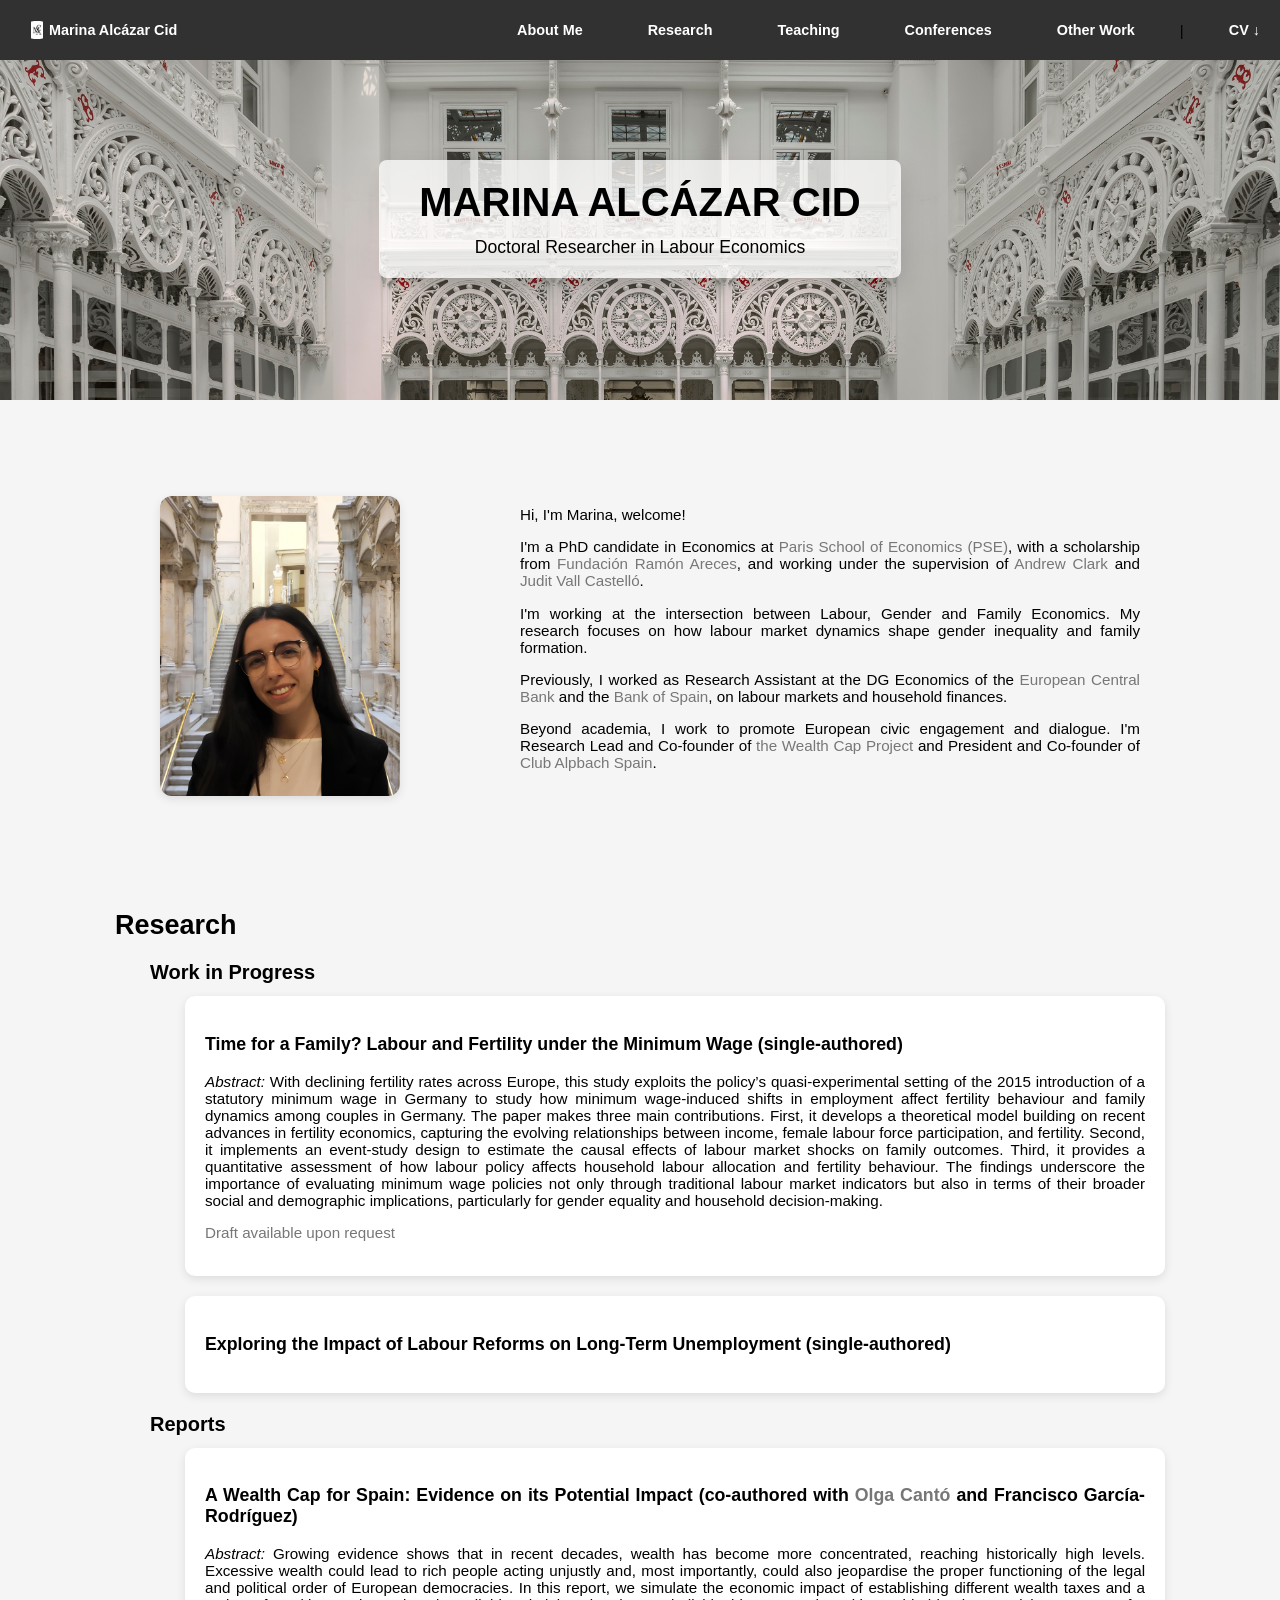
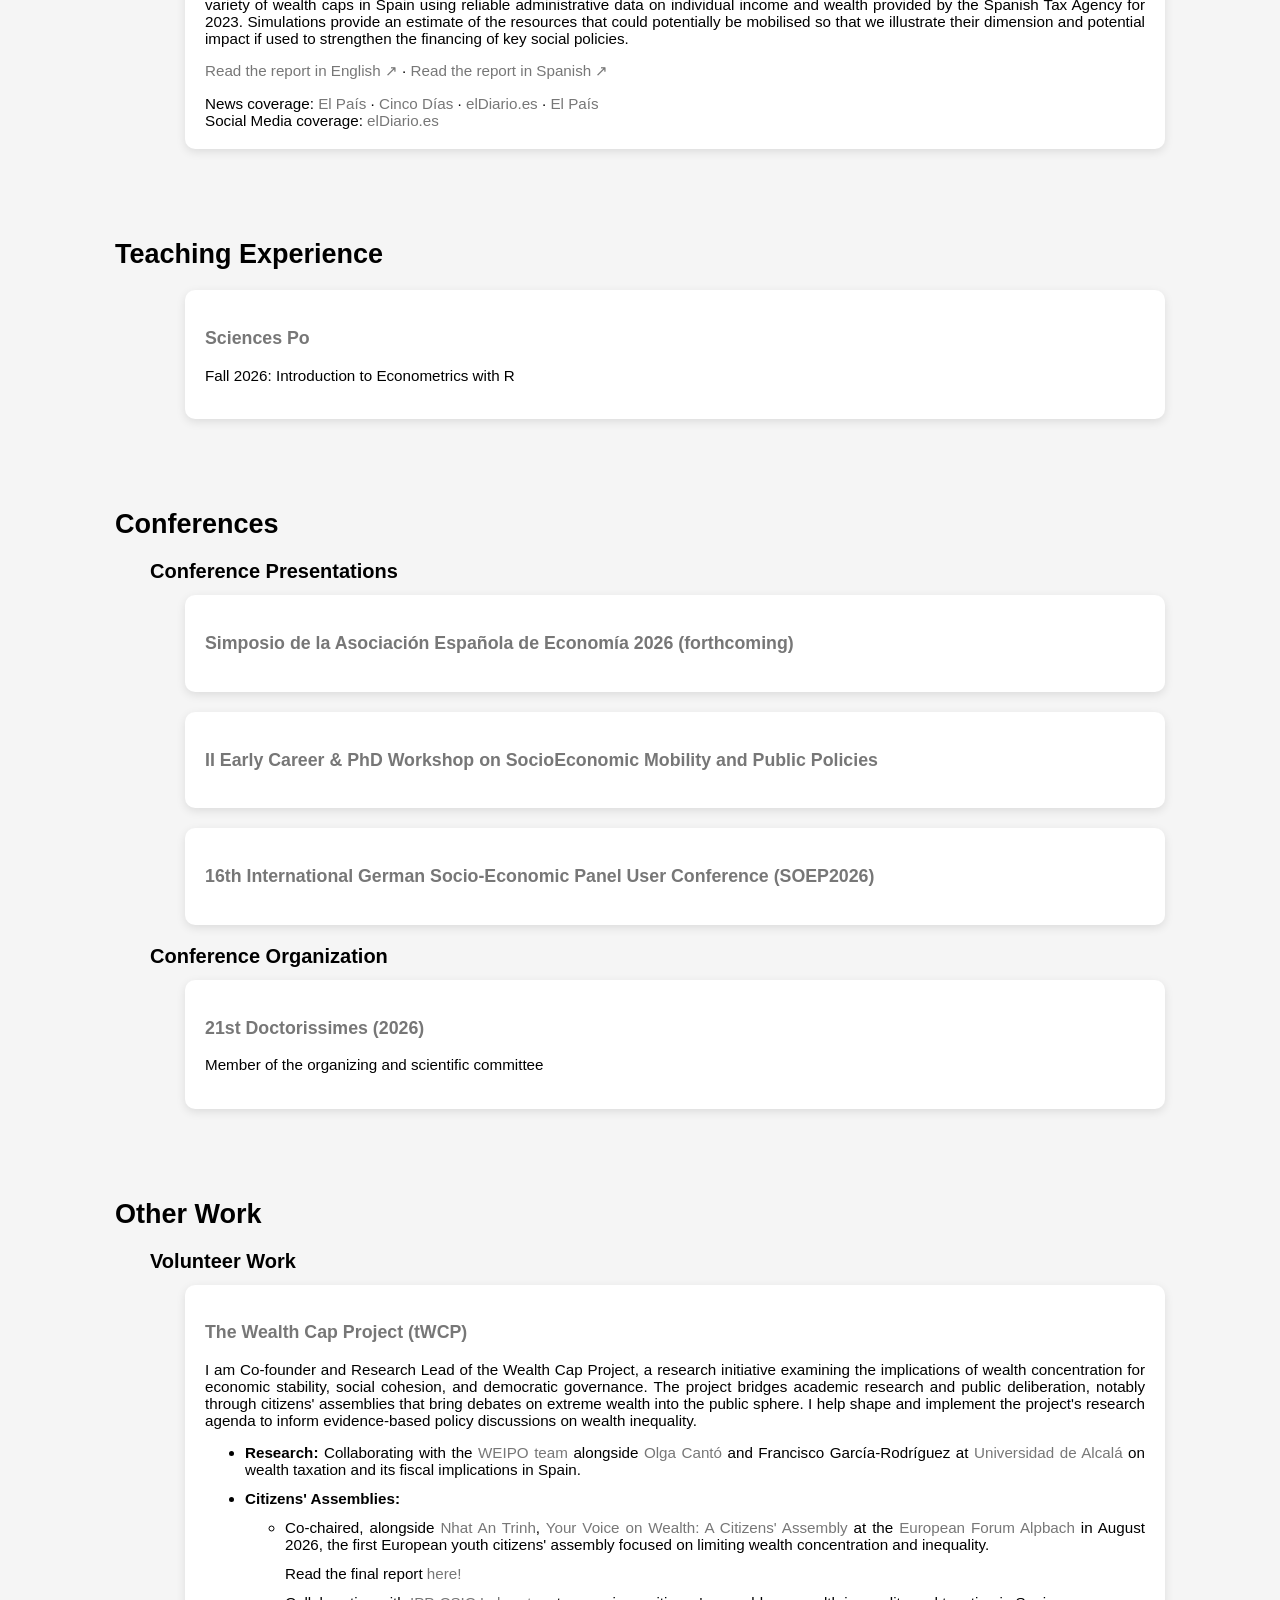
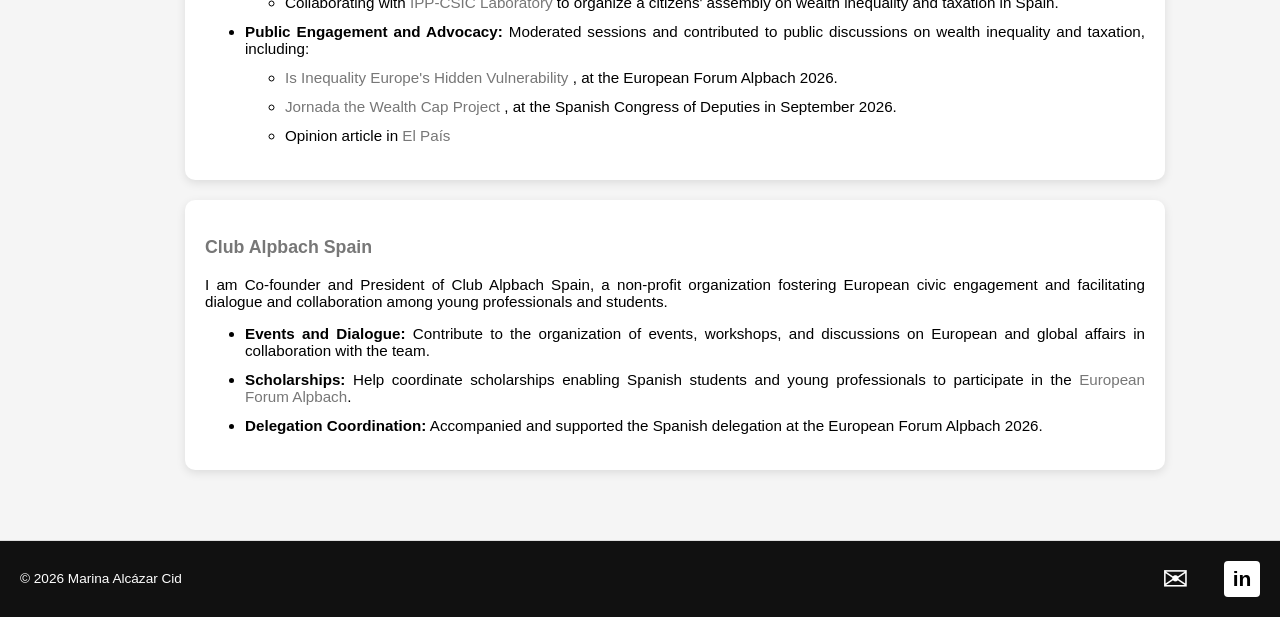
<file: index.html>
<!DOCTYPE html>
<html lang="en">
<head>
    <meta charset="UTF-8">
    <meta name="viewport" content="width=device-width, initial-scale=1.0">

    <link rel="icon" type="image/png" href="images/logo.png">

    <title>Marina Alcázar Cid</title>

    <meta name="description" content="I'm a PhD candidate in Economics at Paris School of Economics. I'm working at the intersection between Labour, Gender and Family Economics. My research focuses on how labour market dynamics shape gender inequality and family formation.">

    <link rel="stylesheet" href="style.css">

    <link rel="stylesheet" href="https://cdnjs.cloudflare.com/ajax/libs/font-awesome/6.5.0/css/all.min.css">
</head>

<body>

<!-- NAVIGATION -->

<nav class="navigation">
    <a class="site-logo">
            <img src="images/logo.png" alt="Logo">
            Marina Alcázar Cid
    </a>

    <a class="site-name"></a>

    <a href="#about" class="nav-link active">About Me</a>
    <a href="#research" class="nav-link">Research</a>
    <a href="#teaching" class="nav-link">Teaching</a>
    <a href="#conferences" class="nav-link">Conferences</a>
    <a href="#other-work" class="nav-link">Other Work</a>

    <span class="nav-separator">|</span>

    <a href="CV_2026_AlcazarCid.pdf" class="cv-link" download>CV ↓</a>
</nav>


<!-- MAIN HEADER -->

<header>
    <div class="header-box">
        <h1>MARINA ALCÁZAR CID</h1>
        <p>Doctoral Researcher in Labour Economics</p>
    </div>
</header>


<!-- ABOUT -->

<section id="about" class="about-container">

    <aside class="sidebar">

        <img src="images/foto corp.jpg"
             alt="Marina Alcázar"
             class="profile-pic">

    </aside>

    <main class="about-content">

        <p>Hi, I'm Marina, welcome!</p>

        <p>
            I'm a PhD candidate in Economics at
            <a href="https://www.parisschoolofeconomics.eu/en/persons/marina-alcazar-cid/"
               target="_blank" rel="noopener noreferrer">Paris School of Economics (PSE)</a>,
            with a scholarship from
            <a href="https://www.fundacionareces.es/fundacionareces/es/"
               target="_blank" rel="noopener noreferrer">Fundación Ramón Areces</a>,
            and working under the supervision of
            <a href="https://www.parisschoolofeconomics.com/clark-andrew/"
               target="_blank" rel="noopener noreferrer">Andrew Clark</a> and
            <a href="https://www.juditvall.com/"
               target="_blank" rel="noopener noreferrer">Judit Vall Castelló</a>.
        </p>

        <p>
            I'm working at the intersection between Labour, Gender and Family Economics.
            My research focuses on how labour market dynamics shape gender inequality
            and family formation.
        </p>

        <p>
            Previously, I worked as Research Assistant at the DG Economics of the
            <a href="https://www.ecb.europa.eu/home/html/index.en.html"
               target="_blank" rel="noopener noreferrer">European Central Bank</a>
            and the
            <a href="https://www.bde.es/wbe/en/"
               target="_blank" rel="noopener noreferrer">Bank of Spain</a>,
            on labour markets and household finances.
        </p>

        <p>
            Beyond academia, I work to promote European civic engagement and dialogue.
            I'm Research Lead and Co-founder of
            <a href="https://wealthcapproject.org/"
               target="_blank" rel="noopener noreferrer">the Wealth Cap Project</a>
            and President and Co-founder of
            <a href="https://clubalpbachspain.org/"
               target="_blank" rel="noopener noreferrer">Club Alpbach Spain</a>.
        </p>

    </main>

</section>


<!-- RESEARCH -->

<section id="research" class="content-section">

    <h1>Research</h1>

    <h2>Work in Progress</h2>

    <div class="project">

        <h3>Time for a Family? Labour and Fertility under the Minimum Wage (single-authored)</h3>

        <p>
            <em>Abstract:</em> With declining fertility rates across Europe, this study exploits the policy’s quasi-experimental setting of the 2015 introduction of a statutory minimum wage in Germany to study how minimum wage-induced shifts in employment affect fertility behaviour and family dynamics among couples in Germany. The paper makes three main contributions. First, it develops a theoretical model building on recent advances in fertility economics, capturing the evolving relationships between income, female labour force participation, and fertility. Second, it implements an event-study design to estimate the causal effects of labour market shocks on family outcomes. Third, it provides a quantitative assessment of how labour policy affects household labour allocation and fertility behaviour. The findings underscore the importance of evaluating minimum wage policies not only through traditional labour market indicators but also in terms of their broader social and demographic implications, particularly for gender equality and household decision-making.
        </p>

        <p>
            <a href="mailto:marina.alcazar@psemail.eu">
                Draft available upon request
            </a>
        </p>

    </div>


    <div class="project">

        <h3>Exploring the Impact of Labour Reforms on Long-Term Unemployment (single-authored)</h3>

    </div>


    <h2>Reports</h2>

    <div class="project">

        <h3>
            A Wealth Cap for Spain: Evidence on its Potential Impact
            (co-authored with
            <a href="https://sites.google.com/view/olgacantosanchez/about-me"
               target="_blank" rel="noopener noreferrer">Olga Cantó</a>
            and Francisco García-Rodríguez)
        </h3>

        <p>
            <em>Abstract:</em> Growing evidence shows that in recent decades,
            wealth has become more concentrated, reaching historically high levels.
            Excessive wealth could lead to rich people acting unjustly and,
            most importantly, could also jeopardise the proper functioning of the
            legal and political order of European democracies. In this report, we
            simulate the economic impact of establishing different wealth taxes and
            a variety of wealth caps in Spain using reliable administrative data on
            individual income and wealth provided by the Spanish Tax Agency for 2023.
            Simulations provide an estimate of the resources that could potentially
            be mobilised so that we illustrate their dimension and potential impact
            if used to strengthen the financing of key social policies.
        </p>

        <div class="report-links">

            <div class="report-versions">

                <p>
                    <a class="read-report"
                       href="https://wealthcapproject.org/reports/a-wealth-cap-for-spain-en.pdf"
                       target="_blank" rel="noopener noreferrer">
                        Read the report in English <span>↗</span>
                    </a>

                    <span class="separator">·</span>

                    <a class="read-report"
                       href="https://wealthcapproject.org/reports/a-wealth-cap-for-spain-es.pdf"
                       target="_blank" rel="noopener noreferrer">
                        Read the report in Spanish <span>↗</span>
                    </a>
                </p>

            </div>


            <div class="media">

                <span class="media-label">News coverage:</span>

                <a href="https://elpais.com/economia/2026-09-17/reinventar-la-imposicion-fiscal-a-los-ricos-para-recaudar-hasta-350000-millones-de-euros.html"
                   target="_blank" rel="noopener noreferrer">El País</a>

                <span class="separator">·</span>

                <a href="https://www.pressreader.com/spain/cinco-dias-2248/20260918/page/21"
                   target="_blank" rel="noopener noreferrer">Cinco Días</a>

                <span class="separator">·</span>

                <a href="https://www.eldiario.es/economia/tope-riqueza-movilizaria-350-000-millones-euros-doble-espana-gasta-pensiones-ano_1_13525933.html"
                   target="_blank" rel="noopener noreferrer">elDiario.es</a>

                <span class="separator">·</span>

                <a href="https://elpais.com/economia/2026-09-21/la-politica-desempolva-el-debate-sobre-los-impuestos-a-los-superricos.html"
                   target="_blank" rel="noopener noreferrer">El País</a>

            </div>


            <div class="media">

                <span class="media-label">Social Media coverage:</span>

                <a href="https://www.linkedin.com/posts/un-tope-a-la-riqueza-movilizar%C3%A1-350000-share-7508045396078686208-mxNF/"
                   target="_blank" rel="noopener noreferrer">elDiario.es</a>

            </div>

        </div>

    </div>

</section>


<!-- TEACHING -->

<section id="teaching" class="content-section teaching-section">

    <h1>Teaching Experience</h1>

    <div class="project">

        <h3>
            <a href="https://www.sciencespo.fr/en/"
               target="_blank" rel="noopener noreferrer">
                Sciences Po
            </a>
        </h3>

        <p>Fall 2026: Introduction to Econometrics with R</p>

    </div>

</section>


<!-- CONFERENCES -->

<section id="conferences" class="content-section">

    <h1>Conferences</h1>

    <h2>Conference Presentations</h2>

    <div class="project">

        <h3>
            <a href="https://asesec.org/simposio-de-la-asociacion-espanola-de-economia/"
               target="_blank" rel="noopener noreferrer">
                Simposio de la Asociación Española de Economía 2026 (forthcoming)
            </a>
        </h3>

    </div>


    <div class="project">

        <h3>
            <a href="https://sites.google.com/view/weipo-uah/workshops?authuser=0#h.w8nllyrxzfh0"
               target="_blank" rel="noopener noreferrer">
                II Early Career & PhD Workshop on SocioEconomic Mobility and Public Policies
            </a>
        </h3>

    </div>


    <div class="project">

        <h3>
            <a href="https://www.diw.de/en/diw_01.c.982228.en/events/soep_2026_____16th_international_german_socio-economic_panel_user_conference.html"
               target="_blank" rel="noopener noreferrer">
                16th International German Socio-Economic Panel User Conference (SOEP2026)
            </a>
        </h3>

    </div>


    <h2>Conference Organization</h2>

    <div class="project">

        <h3>
            <a href="https://sites.google.com/site/doctorissimes3/"
               target="_blank" rel="noopener noreferrer">
                21st Doctorissimes (2026)
            </a>
        </h3>

        <p>Member of the organizing and scientific committee</p>

    </div>

</section>


<!-- OTHER WORK -->

<section id="other-work" class="content-section">

    <h1>Other Work</h1>

    <h2>Volunteer Work</h2>

    <div class="project">

        <h3>
            <a href="https://wealthcapproject.org/"
               target="_blank" rel="noopener noreferrer">
                The Wealth Cap Project (tWCP)
            </a>
        </h3>

        <p>
            I am Co-founder and Research Lead of the Wealth Cap Project, a research
            initiative examining the implications of wealth concentration for
            economic stability, social cohesion, and democratic governance.
            The project bridges academic research and public deliberation,
            notably through citizens' assemblies that bring debates on extreme
            wealth into the public sphere. I help shape and implement the project's
            research agenda to inform evidence-based policy discussions on
            wealth inequality.
        </p>

        <ul>

            <li>
                <strong>Research:</strong> Collaborating with the
                <a href="https://sites.google.com/view/weipo-uah"
                   target="_blank" rel="noopener noreferrer">WEIPO team</a>
                alongside
                <a href="https://sites.google.com/view/olgacantosanchez/about-me"
                   target="_blank" rel="noopener noreferrer">Olga Cantó</a>
                and Francisco García-Rodríguez at
                <a href="https://www.uah.es/en/"
                   target="_blank" rel="noopener noreferrer">Universidad de Alcalá</a>
                on wealth taxation and its fiscal implications in Spain.
            </li>


            <li>
                <strong>Citizens' Assemblies:</strong>

                <ul>

                    <li>
                        Co-chaired, alongside
                        <a href="https://natrinh.github.io/"
                           target="_blank" rel="noopener noreferrer">Nhat An Trinh</a>,
                        <a href="https://www.alpbach.org/sessions/your-voice-on-wealth-a-citizens-assembly-2"
                           target="_blank" rel="noopener noreferrer">Your Voice on Wealth: A Citizens' Assembly</a>
                        at the
                        <a href="https://www.alpbach.org/"
                           target="_blank" rel="noopener noreferrer">European Forum Alpbach</a>
                        in August 2026, the first European youth citizens' assembly
                        focused on limiting wealth concentration and inequality.

                        <br>

                        Read the final report
                        <a class="report-link"
                           href="https://wealthcapproject.org/reports/your-voice-on-wealth.pdf"
                           target="_blank" rel="noopener noreferrer">here!</a>
                    </li>

                    <li>
                        Collaborating with
                        <a href="https://ipp.csic.es/es/article/ipp-csic-pone-marcha-laboratorio-ciudadano-construir-nuevas-propuestas-politicas-publicas"
                           target="_blank" rel="noopener noreferrer">IPP-CSIC Laboratory</a>
                        to organize a citizens' assembly on wealth inequality
                        and taxation in Spain.
                    </li>

                </ul>

            </li>


            <li>
                <strong>Public Engagement and Advocacy:</strong>
                Moderated sessions and contributed to public discussions on
                wealth inequality and taxation, including:

                <ul>

                    <li>
                        <a href="https://www.alpbach.org/speakers/alcazar-cid-marina#monday-31-august"
                           target="_blank" rel="noopener noreferrer">
                            Is Inequality Europe's Hidden Vulnerability
                        </a>,
                        at the European Forum Alpbach 2026.
                    </li>

                    <li>
                        <a href="https://app.congreso.es/AudiovisualCongreso/audiovisualdetalledisponible?codOrgano=497&codSesion=693&idLegislaturaElegida=15&fechaSesion=21/09/2026"
                           target="_blank" rel="noopener noreferrer">
                            Jornada the Wealth Cap Project
                        </a>,
                        at the Spanish Congress of Deputies in September 2026.
                    </li>

                    <li>
                        Opinion article in
                        <a href="https://elpais.com/economia/2026-11-21/la-gente-quiere-volver-a-hablar-de-impuestos.html"
                           target="_blank" rel="noopener noreferrer">El País</a>
                    </li>

                </ul>

            </li>

        </ul>

    </div>


    <div class="project">

        <h3>
            <a href="https://clubalpbachspain.org/"
               target="_blank" rel="noopener noreferrer">
                Club Alpbach Spain
            </a>
        </h3>

        <p>
            I am Co-founder and President of Club Alpbach Spain, a non-profit
            organization fostering European civic engagement and facilitating
            dialogue and collaboration among young professionals and students.
        </p>

        <ul>

            <li>
                <strong>Events and Dialogue:</strong>
                Contribute to the organization of events, workshops, and discussions
                on European and global affairs in collaboration with the team.
            </li>

            <li>
                <strong>Scholarships:</strong>
                Help coordinate scholarships enabling Spanish students and young
                professionals to participate in the
                <a href="https://www.alpbach.org/en/"
                   target="_blank" rel="noopener noreferrer">European Forum Alpbach</a>.
            </li>

            <li>
                <strong>Delegation Coordination:</strong>
                Accompanied and supported the Spanish delegation at the European
                Forum Alpbach 2026.
            </li>

        </ul>

    </div>

</section>


<!-- FOOTER -->

<footer class="footer">

    <div class="copyright">

        © 2026 Marina Alcázar Cid

        <a href="mailto:marina.alcazar@psemail.eu"
           class="email-icon"
           aria-label="Email">
            ✉
        </a>

        <a href="https://www.linkedin.com/in/marina-alcazar-cid/"
           target="_blank"
           rel="noopener noreferrer"
           class="linkedin-icon"
           aria-label="LinkedIn">
            in
        </a>

    </div>

</footer>


</body>
</html>
</file>
<file: style.css>
/* ==========================
   GENERAL
========================== */

body {
    margin: 0;
    font-family: Arial, Helvetica, sans-serif;
    background: #f5f5f5;
    color: black;
    font-size: 0.95rem;
}

html {
    scroll-behavior: smooth;
}

a,
a:visited,
a:hover,
a:active {
    text-decoration: none !important;
    color: #777 !important;
}

/* ==========================
   HEADER
========================== */

header {
    margin-top: 60px;
    background-image: url("images/bde.jpg");
    background-size: cover;
    background-position: top center;
    background-repeat: no-repeat;
    color: black;
    text-align: center;
    height: 140px;
    padding: 100px 0;
}

.header-box {
    display: inline-block;
    background: rgba(255, 255, 255, 0.75);
    padding: 20px 40px;
    border-radius: 8px;
    box-shadow: 0 8px 25px rgba(0, 0, 0, 0.15);
}

.header-box h1 {
    margin: 0;
    font-size: 2.5rem;
    color: black;
}

.header-box p {
    margin-top: 12px;
    margin-bottom: 0;
    color: black;
    font-size: 1.1rem;
    text-align: center;
}

/* ==========================
   MAIN CONTENT
========================== */

main {
    padding-top: 10px;
}

section {
    max-width: 900px;
    margin: 10px auto;
    padding: 20px;
}

.project {
    background: white;
    padding: 20px;
    border-radius: 10px;
    box-shadow: 0 3px 10px rgba(0, 0, 0, .1);
    text-align: justify;
    margin-bottom: 30px;
}

/* ==========================
   SECTION INDENTATION
========================== */

#research {
    padding-top: 1px;
}

.content-section {
    max-width: 1050px;
    margin: 0 auto;
    padding: 30px 40px;
    scroll-margin-top: 90px;
}

/* Main section headings */
.content-section > h1 {
    margin-left: 0;
    font-size: 27px;
    margin-top: 10px;
    margin-bottom: 20px;
}

/* Subsection headings */
.content-section > h2 {
    margin-left: 35px;
    font-size: 20px;
    margin-top: 20px;
    margin-bottom: 12px;
}

/* Project boxes */
.content-section > .project {
    margin-left: 70px;
    margin-top: 0;
    margin-bottom: 20px;
}

/* ==========================
   NAVIGATION
========================== */

nav {
    background-color: rgba(0, 0, 0, 0.8);
    position: fixed;
    top: 0;
    width: 100%;
    padding: 21px 0;
    text-align: center;
    z-index: 1000;
}

.navigation {
    display: flex;
    align-items: center;
    gap: 25px;
    width: 100%;
}

.site-name {
    margin-right: auto;
}

nav a,
nav a:visited {
    color: white !important;
    text-decoration: none;
    margin: 0 20px;
    font-weight: bold;
    font-size: 0.9rem;
    transition: color 0.3s;
}

nav a:hover {
    color: #bbb !important;
}

/* Navigation logo */
.site-logo {
    display: flex;
    align-items: center;
    margin-right: 20px;
    margin-left: 25px;
}

.site-logo img {
    height: 18px;
    width: 24px;
    object-fit: contain;
    border-radius: 10px;
}

/* ==========================
   ABOUT ME
========================== */

.about-container {
    margin-top: 0;
    padding-top: 1px;
    display: flex;
    max-width: 1000px;
    margin: 80px auto;
    gap: 100px;
    align-items: flex-start;
    text-align: justify;
    scroll-margin-top: 90px;
}

.sidebar {
    width: 280px;
    text-align: center;
    align-self: flex-start;
    margin-top: -5px;
}

.about-content {
    flex: 1;
    text-align: justify;
}

.about-content h2 {
    margin-top: 0;
    margin-bottom: 20px;
    font-size: 1.8rem;
    font-weight: 400;
    color: #333;
}

.profile-pic {
    width: 240px;
    height: 300px;
    object-fit: cover;
    border-radius: 12px;
    box-shadow: 0 3px 10px rgba(0, 0, 0, .1);
    margin-top: 20px;
}

/* ==========================
   BULLET POINTS
========================== */

.project ul li {
    margin-bottom: 12px;
}

.project ul ul li {
    margin-bottom: 12px;
}

.project > ul > li > ul {
    margin-top: 12px;
}

.project .report-link {
    display: inline-block;
    margin-top: 12px;
}

/* ==========================
   FOOTER
========================== */

.footer {
    margin-top: 20px;
    background: #fafafa;
    border-top: 1px solid #ddd;
}

.footer-container {
    max-width: 1000px;
    margin: 0 auto;
    padding: 20px 0;
    display: grid;
    grid-template-columns: 350px 1fr 1fr;
    column-gap: 30px;
    align-items: start;
}

/* Contact column */
.footer-title {
    display: flex;
    justify-content: center;
    align-items: flex-start;
    transform: translateX(-20px);
}

/* Footer headings */
.footer-title h2,
.footer-column h3 {
    margin: 0 0 10px 0;
    font-size: 1.15rem;
    font-weight: bold;
    color: black;
}

/* Footer text */
.footer-column p {
    margin: 0 0 20px 0;
    line-height: 1.3rem;
    color: #777;
    text-align: left;
    font-size: 0.9rem;
}

/* Footer links */
.footer-column a {
    color: #777 !important;
    text-decoration: none;
}

.footer-column a:hover {
    text-decoration: underline !important;
}

/* Copyright bar */
.copyright {
    background: #111;
    color: white;
    display: flex;
    align-items: center;
    padding: 20px;
    gap: 30px;
    font-size: 0.85rem;
}

/* Both icons */
.email-icon,
.linkedin-icon {
    display: inline-flex;
    align-items: center;
    justify-content: center;
    width: 36px;
    height: 36px;
    box-sizing: border-box;
    text-decoration: none;
    flex-shrink: 0;
}

/* Email */
.email-icon {
    font-size: 32px;
    color: white !important;
    margin-left: auto;
}

/* LinkedIn */
.linkedin-icon {
    background-color: white;
    color: black !important;
    font-size: 21px;
    font-weight: bold;
    border-radius: 4px;
    margin-left: 1px;
}

.email-icon:hover,
.linkedin-icon:hover {
    opacity: 0.7;
}

/* ==========================
   MOBILE
========================== */

@media (max-width: 768px) {

    /* General */

    body {
        font-size: 0.68rem;
        line-height: 1.6;
    }

    h2 {
        font-size: 1.1rem;
        font-weight: bold;
    }

    h3 {
        font-size: 0.85rem;
        font-weight: bold;
    }

    p,
    li {
        font-size: 0.68rem;
    }

    section {
        max-width: 100%;
        margin: 30px auto;
        padding: 0 30px;
    }

    /* Section indentation */

    .content-section {
        padding: 40px 20px;
    }

    .content-section > h1 {
        margin-left: 0;
        font-size: 22px;
    }

    .content-section > h2 {
        margin-left: 15px;
        font-size: 1.1rem;
    }

    .content-section > .project {
        margin-left: 30px;
    }

    /* Navigation */

    nav {
        padding: 12.2px 10px;
        display: flex;
        flex-wrap: wrap;
        justify-content: center;
        gap: 5px 20px;
        line-height: 1.2;
    }

    nav a {
        flex: 0 0 28%;
        text-align: center;
        margin: 0;
        font-size: 0.75rem;
        white-space: nowrap;
    }

    .site-logo {
    margin-left: 5px;
    margin-right: 10px;
    }

    .site-logo img {
    height: 32px;
    }

    /* Header */

    header {
        height: 160px;
        padding: 0;
        display: flex;
        justify-content: center;
        align-items: flex-start;
        background-position: top;
        background-size: cover;
    }

    .header-box {
        width: 80%;
        max-width: 280px;
        margin: 30px auto 0;
        padding: 10px 16px;
        text-align: center;
    }

    .header-box h1 {
        font-size: 1.3rem !important;
        margin: 0 0 6px;
        text-align: center;
    }

    .header-box p {
        font-size: 0.65rem !important;
        line-height: 1.2;
        margin: 0;
        text-align: center;
    }

    /* About Me */

    .about-container {
        flex-direction: column;
        gap: 35px;
        margin: 40px auto;
    }

    .sidebar {
        width: 100%;
        display: flex;
        justify-content: center;
        padding-top: 0;
        margin-top: 0;
    }

    .profile-pic {
        width: 220px;
        height: auto;
        margin-top: 0;
    }

    .about-content {
        width: 100%;
        max-width: 500px;
        margin: 0 auto;
        padding: 0 35px;
        box-sizing: border-box;
    }

    .about-content h2 {
        text-align: center;
        margin-bottom: 25px;
        font-size: 1.7rem;
    }

    /* Projects */

    .project {
        padding: 22px;
        margin-bottom: 25px;
    }

    .project h3 {
        font-size: 0.68rem;
    }

    .project p,
    .project li {
        font-size: 0.68rem;
    }

    /* Teaching */

    .teaching-section {
        min-height: 65vh;
    }

    /* Footer */

    .footer-container {
        grid-template-columns: 1fr;
        row-gap: 15px;
        padding: 20px 30px;
    }

    .footer-title {
        display: flex;
        justify-content: flex-start;
        transform: translateX(1px);
    }

    .footer-title h2 {
        margin: 0 0 12px 0;
        text-align: left;
        font-size: 0.85rem;
    }

    .footer-column h3 {
        font-size: 0.85rem;
    }

    .footer-column p,
    .footer-column a {
        font-size: 0.68rem;
    }

    .copyright {
        padding: 18px;
        font-size: 0.68rem;
    }
}
</file>
